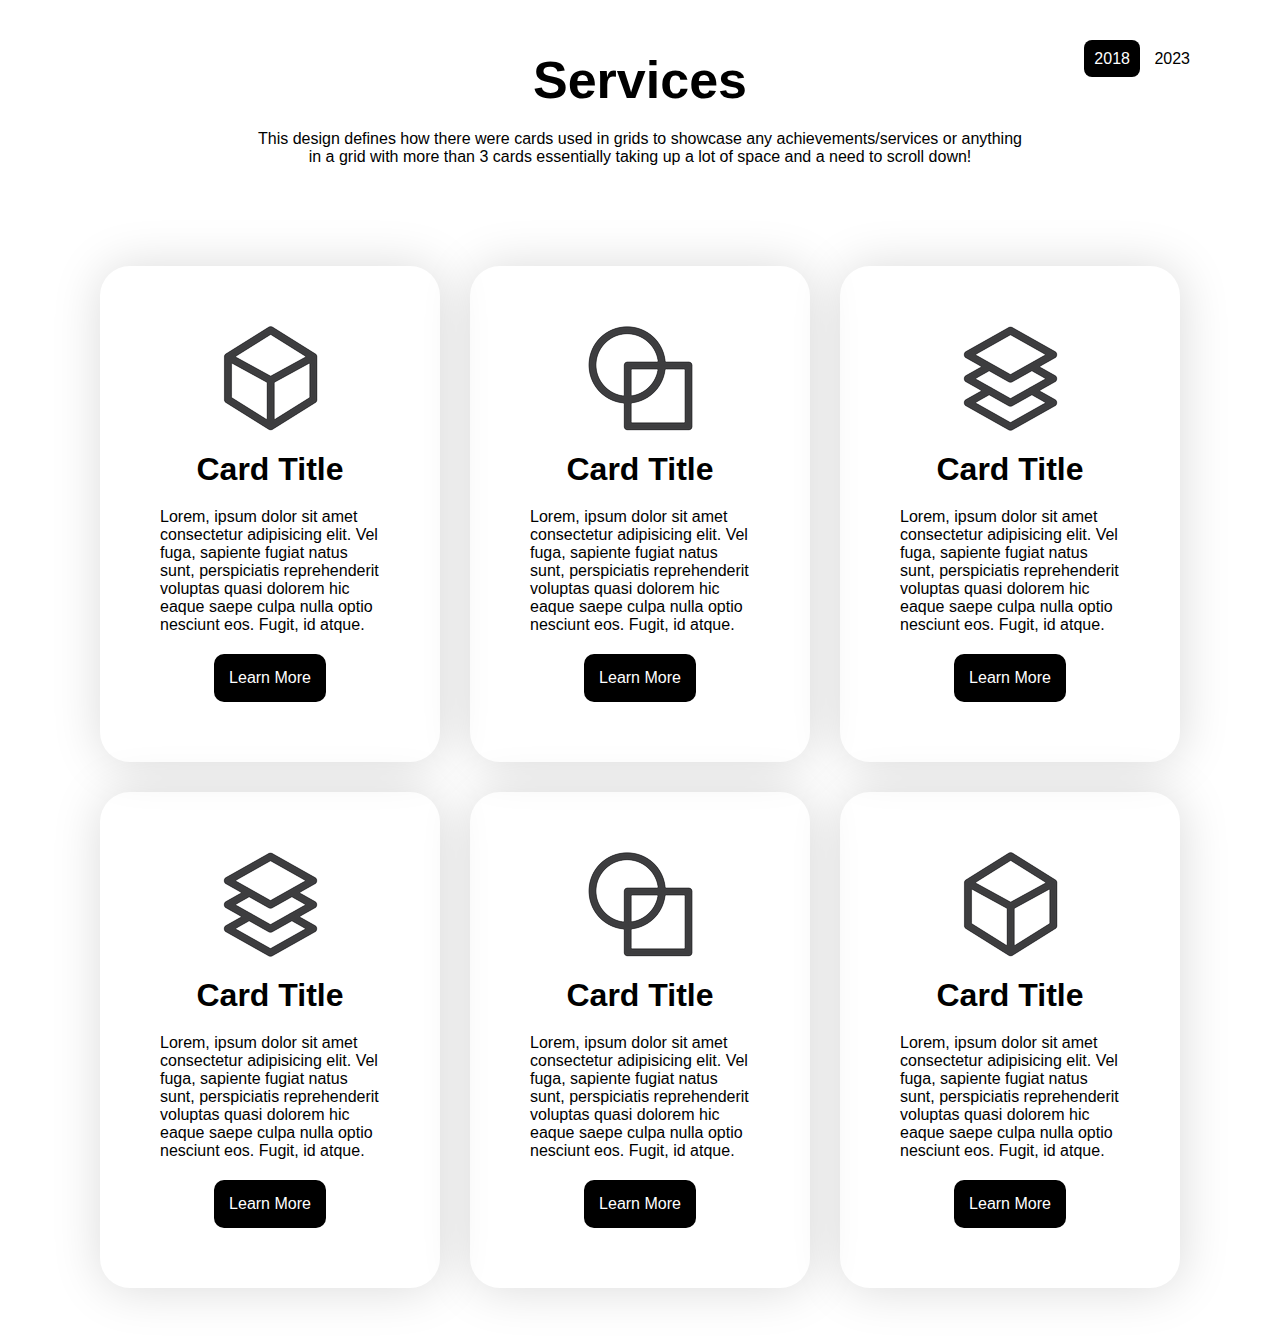
<file: index.html>
<!DOCTYPE html>
<html lang="en">
<head>
    <meta charset="UTF-8">
    <meta name="viewport" content="width=device-width, initial-scale=1.0">
    <title>2018 design</title>
    <link rel="stylesheet" href="style.css">
</head>
<body>
    <div class="header-container">
        <h1 style="font-size: 52px;">Services</h1>
        <p>This design defines how there were cards used in grids to showcase any achievements/services or anything<br>
            in a grid with more than 3 cards essentially taking up a lot of space and a need to scroll down!</p>
    </div>
    <div class="mode">
        <a class="active" href="">2018</a>
        <a href="2023.html">2023</a>
    </div>
    <div class="cards">
        <div class="card-container default-expanded">
            <img src="icon1.png">
            <h1>Card Title</h1>
            <p>Lorem, ipsum dolor sit amet consectetur adipisicing elit. Vel fuga, sapiente fugiat natus sunt, perspiciatis reprehenderit voluptas quasi dolorem hic eaque saepe culpa nulla optio nesciunt eos. Fugit, id atque.</p>
            <button>Learn More</button>
        </div>
        <div class="card-container">
            <img src="icon2.png">
            <h1>Card Title</h1>
            <p>Lorem, ipsum dolor sit amet consectetur adipisicing elit. Vel fuga, sapiente fugiat natus sunt, perspiciatis reprehenderit voluptas quasi dolorem hic eaque saepe culpa nulla optio nesciunt eos. Fugit, id atque.</p>
            <button>Learn More</button>
        </div>
        <div class="card-container">
            <img src="icon3.png">
            <h1>Card Title</h1>
            <p>Lorem, ipsum dolor sit amet consectetur adipisicing elit. Vel fuga, sapiente fugiat natus sunt, perspiciatis reprehenderit voluptas quasi dolorem hic eaque saepe culpa nulla optio nesciunt eos. Fugit, id atque.</p>
            <button>Learn More</button>
        </div>
        <div class="card-container">
            <img src="icon3.png">
            <h1>Card Title</h1>
            <p>Lorem, ipsum dolor sit amet consectetur adipisicing elit. Vel fuga, sapiente fugiat natus sunt, perspiciatis reprehenderit voluptas quasi dolorem hic eaque saepe culpa nulla optio nesciunt eos. Fugit, id atque.</p>
            <button>Learn More</button>
        </div>
        <div class="card-container">
            <img src="icon2.png">
            <h1>Card Title</h1>
            <p>Lorem, ipsum dolor sit amet consectetur adipisicing elit. Vel fuga, sapiente fugiat natus sunt, perspiciatis reprehenderit voluptas quasi dolorem hic eaque saepe culpa nulla optio nesciunt eos. Fugit, id atque.</p>
            <button>Learn More</button>
        </div>
        <div class="card-container">
            <img src="icon1.png">
            <h1>Card Title</h1>
            <p>Lorem, ipsum dolor sit amet consectetur adipisicing elit. Vel fuga, sapiente fugiat natus sunt, perspiciatis reprehenderit voluptas quasi dolorem hic eaque saepe culpa nulla optio nesciunt eos. Fugit, id atque.</p>
            <button>Learn More</button>
        </div>
    </div>
</body>
</html>
</file>
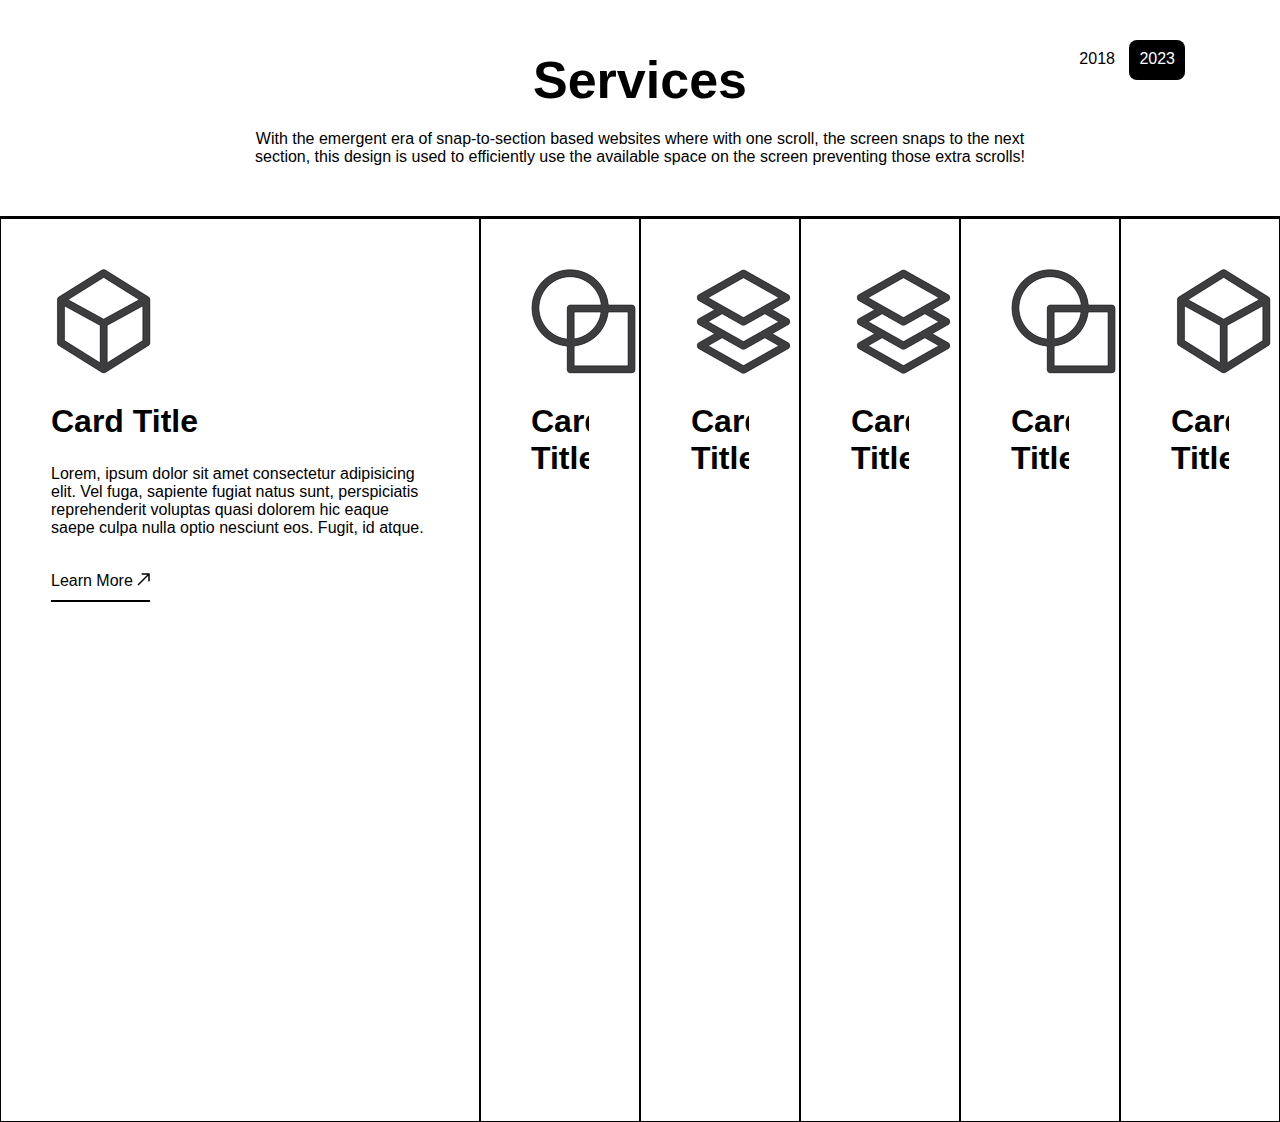
<file: 2023.html>
<!DOCTYPE html>
<html lang="en">
<head>
    <meta charset="UTF-8">
    <meta name="viewport" content="width=device-width, initial-scale=1.0">
    <title>2023 design</title>
    <link rel="stylesheet" href="2023.css">
</head>
<body>
    <div class="header-container">
        <h1 style="font-size: 52px;">Services</h1>
        <p>With the emergent era of snap-to-section based websites where with one scroll, the screen snaps to the next<br>
            section, this design is used to efficiently use the available space on the screen preventing those extra scrolls!</p>
    </div>
    <div class="mode">
        <a href="index.html">2018</a>
        <a href="">
            <button class="active">2023</button></a>
    </div>
    <div class="cards">
        <div class="card-container default-expanded">
            <img src="icon1.png">
            <h1>Card Title</h1>
            <p>Lorem, ipsum dolor sit amet consectetur adipisicing elit. Vel fuga, sapiente fugiat natus sunt, perspiciatis reprehenderit voluptas quasi dolorem hic eaque saepe culpa nulla optio nesciunt eos. Fugit, id atque.</p>
            <button>Learn More <img src="Arrow.png"></button>
        </div>
        <div class="card-container">
            <img src="icon2.png">
            <h1>Card Title</h1>
            <p>Lorem, ipsum dolor sit amet consectetur adipisicing elit. Vel fuga, sapiente fugiat natus sunt, perspiciatis reprehenderit voluptas quasi dolorem hic eaque saepe culpa nulla optio nesciunt eos. Fugit, id atque.</p>
            <button>Learn More <img src="Arrow.png"></button>
        </div>
        <div class="card-container">
            <img src="icon3.png">
            <h1>Card Title</h1>
            <p>Lorem, ipsum dolor sit amet consectetur adipisicing elit. Vel fuga, sapiente fugiat natus sunt, perspiciatis reprehenderit voluptas quasi dolorem hic eaque saepe culpa nulla optio nesciunt eos. Fugit, id atque.</p>
            <button>Learn More <img src="Arrow.png"></button>
        </div>
        <div class="card-container">
            <img src="icon3.png">
            <h1>Card Title</h1>
            <p>Lorem, ipsum dolor sit amet consectetur adipisicing elit. Vel fuga, sapiente fugiat natus sunt, perspiciatis reprehenderit voluptas quasi dolorem hic eaque saepe culpa nulla optio nesciunt eos. Fugit, id atque.</p>
            <button>Learn More <img src="Arrow.png"></button>
        </div>
        <div class="card-container">
            <img src="icon2.png">
            <h1>Card Title</h1>
            <p>Lorem, ipsum dolor sit amet consectetur adipisicing elit. Vel fuga, sapiente fugiat natus sunt, perspiciatis reprehenderit voluptas quasi dolorem hic eaque saepe culpa nulla optio nesciunt eos. Fugit, id atque.</p>
            <button>Learn More <img src="Arrow.png"></button>
        </div>
        <div class="card-container">
            <img src="icon1.png">
            <h1>Card Title</h1>
            <p>Lorem, ipsum dolor sit amet consectetur adipisicing elit. Vel fuga, sapiente fugiat natus sunt, perspiciatis reprehenderit voluptas quasi dolorem hic eaque saepe culpa nulla optio nesciunt eos. Fugit, id atque.</p>
            <button>Learn More <img src="Arrow.png"></button>
        </div>
    </div>
</body>
</html>
</file>
<file: style.css>
*{
    margin: 0;
    padding: 0;
    font-family: 'Helvetica';
    text-decoration: none;
}
.header-container{
    padding: 30px 0;
    width: 100%;
}
.header-container h1, .header-container p{
    text-align: center;
    margin: 20px;
}
.mode{
    position: absolute;
    top: 50px;
    right: 80px;
}
.mode a{
    padding: 10px;
    color: #000;
}
.mode a.active{
    background: #000;
    color: #fff;
    border-radius: 8px;
}
.cards{
    display: grid;
    grid-template-columns: repeat(3, 1fr);
    grid-template-rows: repeat(2, 1fr);
    padding: 50px 100px;
    gap: 30px;
}
.card-container{
    box-shadow: 1px 1px 50px rgba(0, 0, 0, 0.15);
    padding: 50px;
    border-radius: 30px;
    display: flex;
    flex-direction: column;
    align-items: center;
}
.card-container *{
    margin: 10px;
}
button{
    padding: 15px;
    font-size: 16px;
    color: #fff;
    background: #000;
    border: none;
    border-radius: 10px;
    cursor: pointer;
}
</file>
<file: 2023.css>
*{
    margin: 0;
    padding: 0;
    font-family: 'Helvetica';
    overflow: hidden;
    text-decoration: none;
}
.header-container{
    padding: 30px 0;
    width: 100%;
    border-bottom: 2px solid #000;
}
.header-container h1, .header-container p{
    text-align: center;
    margin: 20px;
}
.mode{
    position: absolute;
    top: 40px;
    right: 90px;
}
.mode a{
    color: #000;
    margin: 5px;
}
.active{
    background: #000;
    color: #fff;
    padding: 10px;
    border-radius: 8px;
}
.cards{
    display: grid;
    grid-template-columns: repeat(8, 1fr);
}
.card-container{
    border: 1px solid #000;
    padding: 50px;
}
.card-container h1, .card-container p{
    text-align: left;
    margin: 25px 0;
}
button{
    font-size: 16px;
    padding: 10px 0;
    background: transparent;
    border: none;
    border-bottom: 2px solid #000;
    cursor: pointer;
}
.card-container button{
    visibility: hidden;
}
.card-container p{
    visibility: hidden;
}
.default-expanded{
    grid-column: span 3;
}
.default-expanded button{
    visibility: visible;
}
.default-expanded p{
    visibility: visible;
}
.card-container:hover{
    grid-column: span 3;
}
.card-container:hover button{
    visibility: visible;
}
.card-container:hover p{
    visibility: visible;
}
.cards:hover .card-container:not(:hover){
    grid-column: span 1;
}
.cards:hover .card-container:not(:hover) button{
    visibility: hidden;
}
.cards:hover .card-container:not(:hover) p{
    visibility: hidden;
}
</file>
